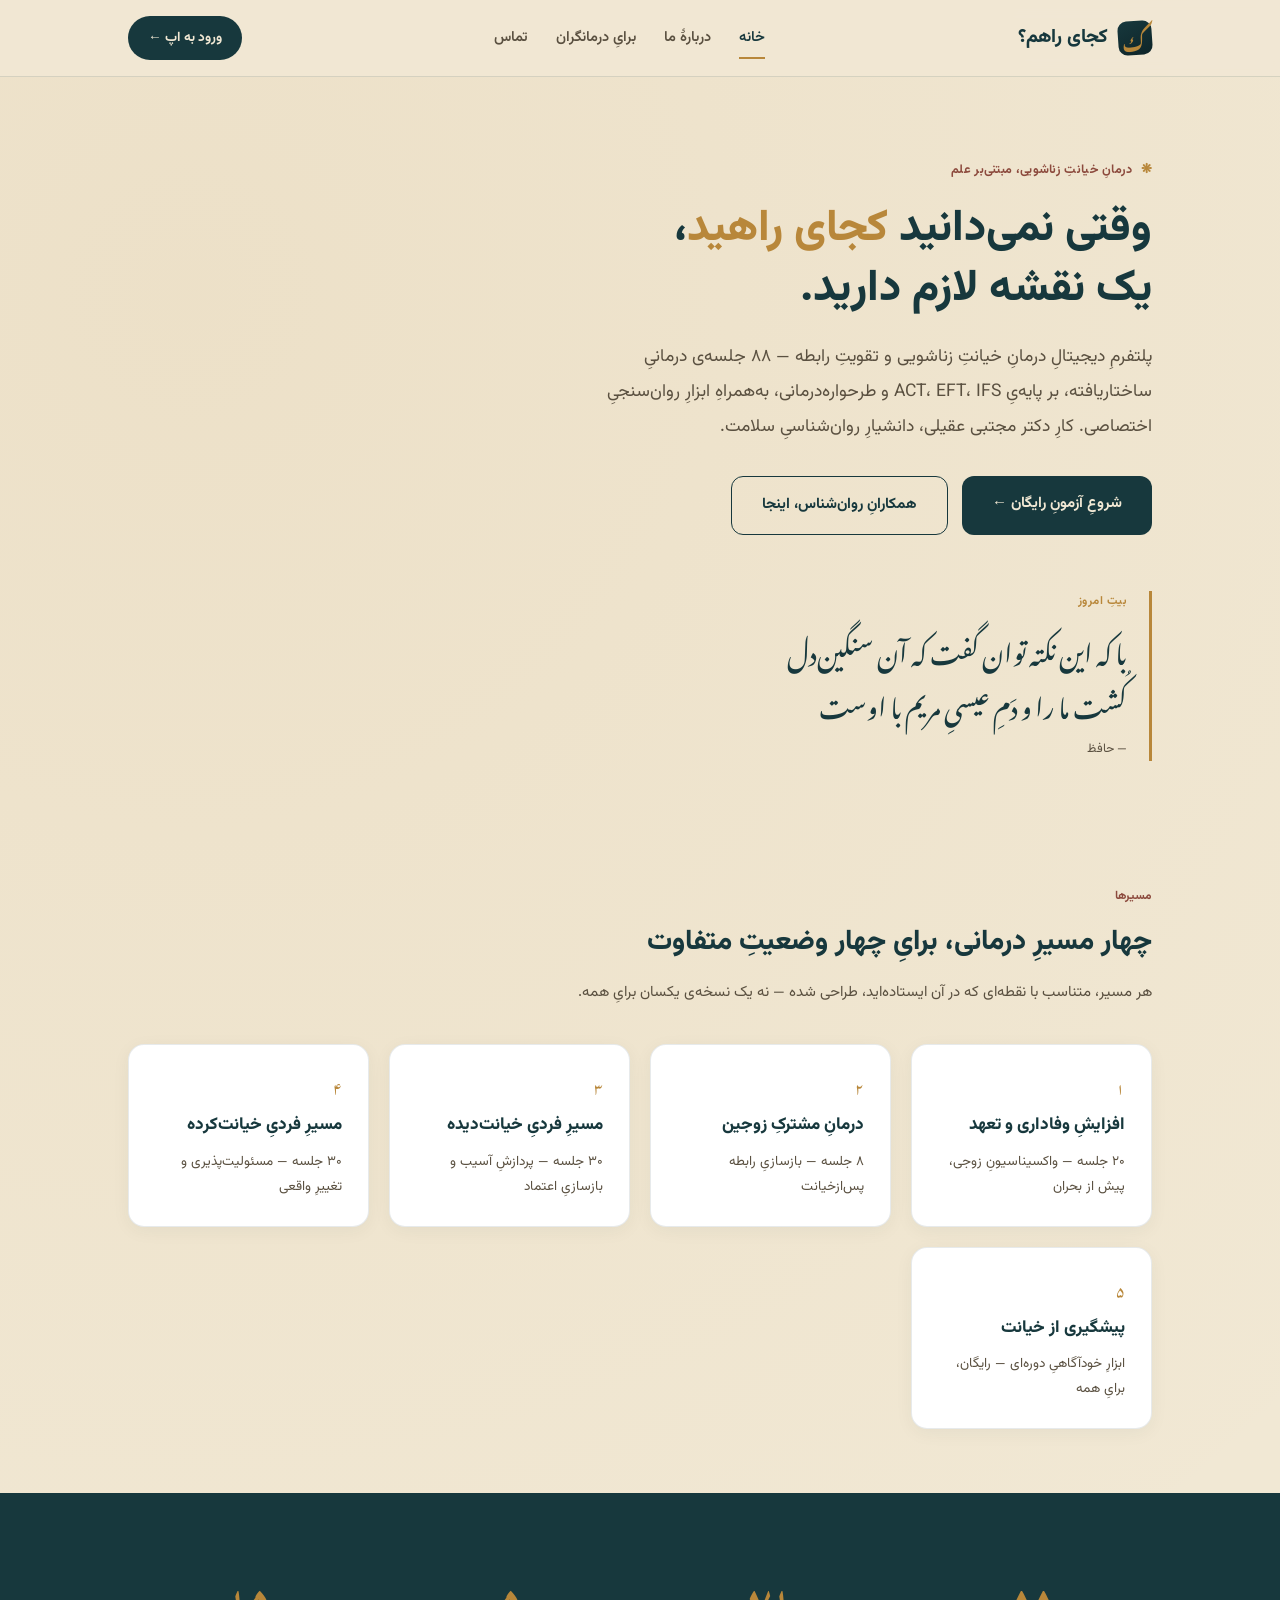
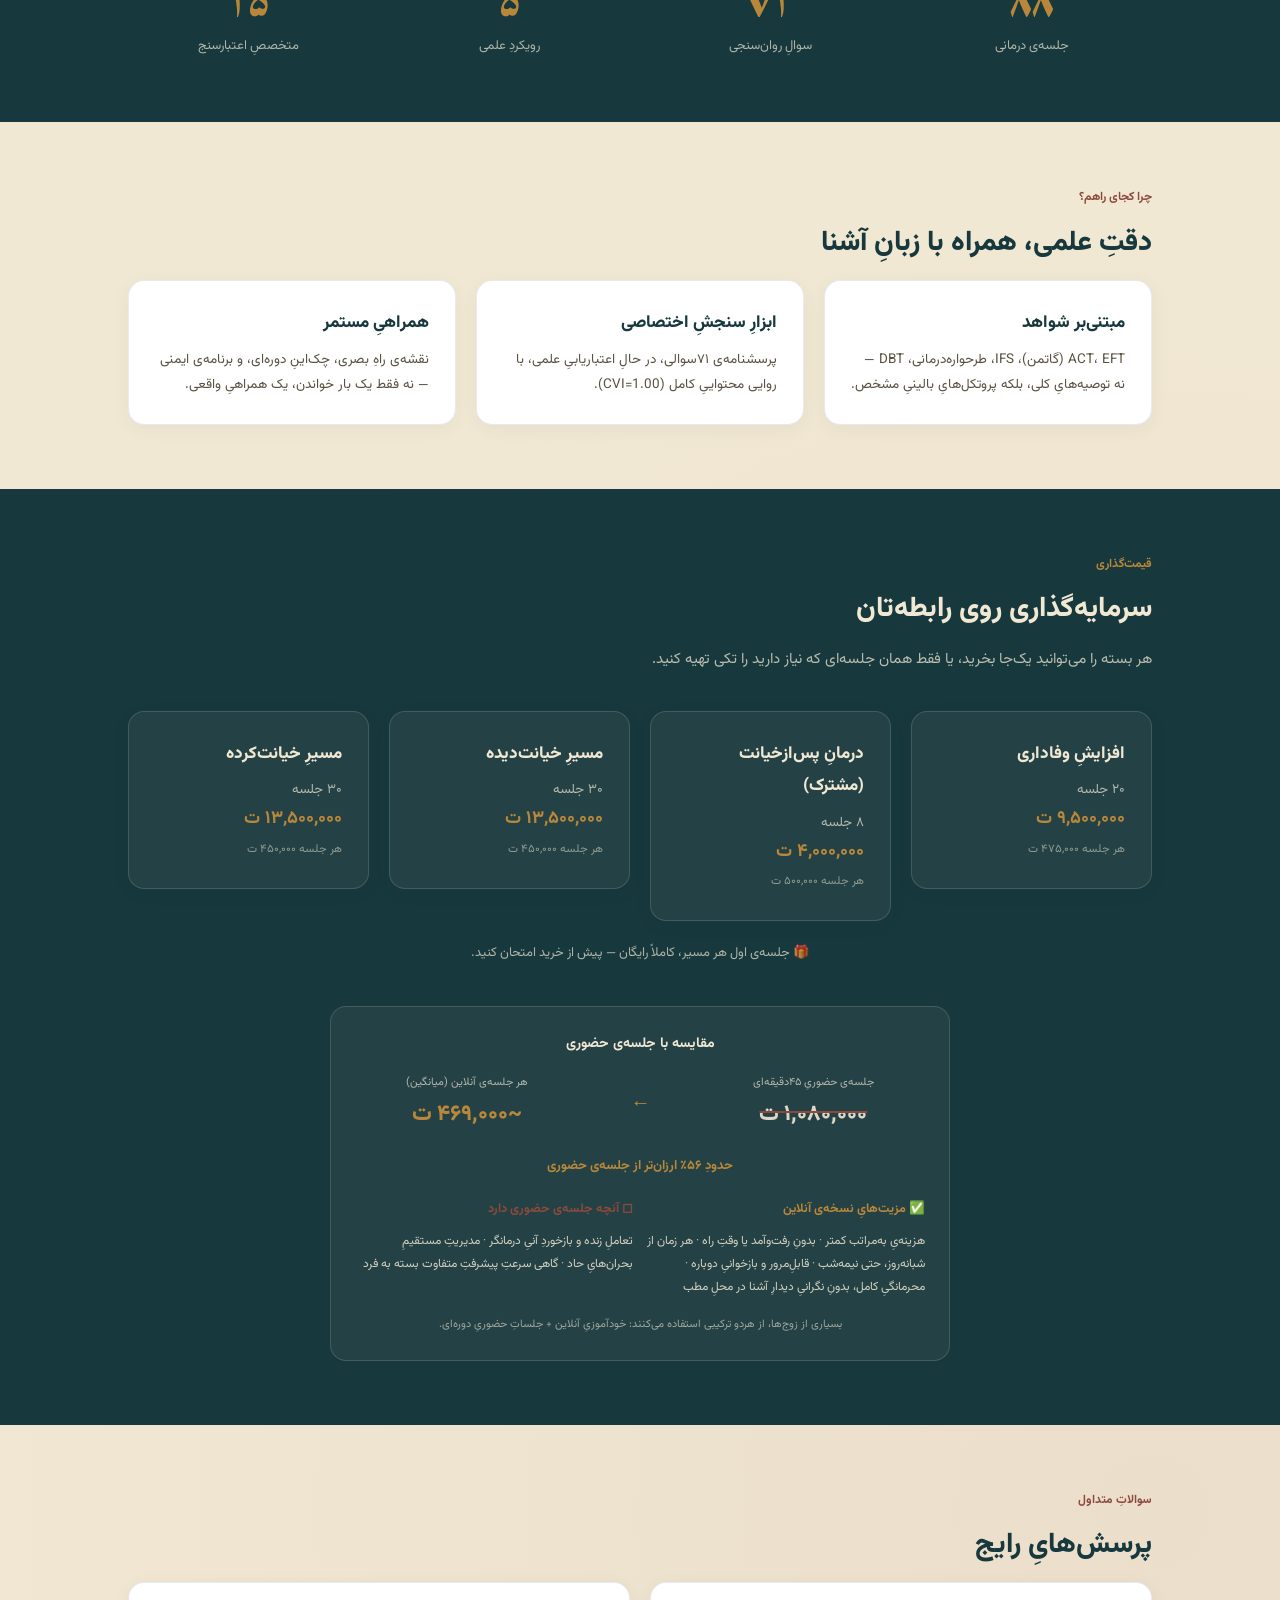
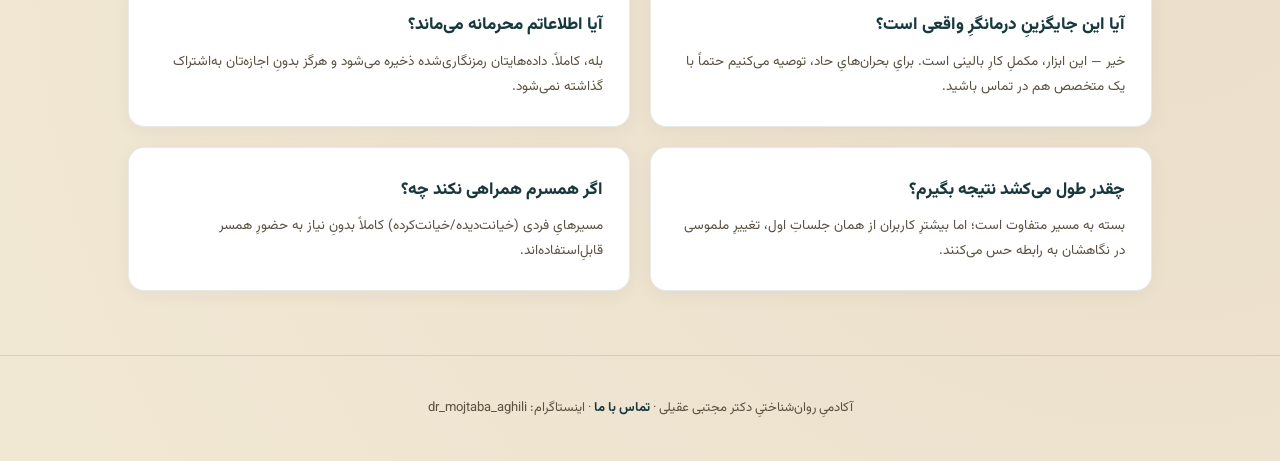
<file: index.html>
<!DOCTYPE html>
<html lang="fa" dir="rtl">
<head>
<meta charset="UTF-8">
<meta name="viewport" content="width=device-width, initial-scale=1.0">
<meta name="description" content="پلتفرم دیجیتال درمان خیانت زناشویی و تقویت رابطه — ۸۸ جلسه درمانی مبتنی‌بر ACT، EFT، IFS و طرحواره‌درمانی. کار دکتر مجتبی عقیلی، دانشیار روان‌شناسی سلامت.">
<meta property="og:title" content="کجای راهم؟ | آکادمیِ روان‌شناختیِ دکتر مجتبی عقیلی">
<meta property="og:description" content="پلتفرم دیجیتال درمان خیانت زناشویی و تقویت رابطه — ۸۸ جلسه درمانی مبتنی‌بر ACT، EFT، IFS و طرحواره‌درمانی. کار دکتر مجتبی عقیلی، دانشیار روان‌شناسی سلامت.">
<meta property="og:type" content="website">
<meta property="og:url" content="https://kojaraham-landing.vercel.app/">
<meta property="og:image" content="https://kojaraham-landing.vercel.app/og-image.png">
<meta property="og:locale" content="fa_IR">
<meta name="twitter:card" content="summary_large_image">
<meta name="twitter:title" content="کجای راهم؟ | آکادمیِ روان‌شناختیِ دکتر مجتبی عقیلی">
<meta name="twitter:description" content="پلتفرم دیجیتال درمان خیانت زناشویی و تقویت رابطه — ۸۸ جلسه درمانی مبتنی‌بر ACT، EFT، IFS و طرحواره‌درمانی. کار دکتر مجتبی عقیلی، دانشیار روان‌شناسی سلامت.">

<title>کجای راهم؟ | آکادمیِ روان‌شناختیِ دکتر مجتبی عقیلی</title>
<link rel="preconnect" href="https://fonts.googleapis.com">
<link href="https://fonts.googleapis.com/css2?family=Vazirmatn:wght@400;600;700;800&family=Noto+Nastaliq+Urdu:wght@400;700&display=swap" rel="stylesheet">
<style>
:root{
  --ink:#17383D; --ink-deep:#0E2529; --parchment:#F1E8D4; --parchment-2:#E8DCC0;
  --gold:#B8873A; --rose:#8C4A3D; --text:#241C14; --text-soft:#5A5040;
  --serif: 'Vazirmatn', sans-serif; --nastaliq:'Noto Nastaliq Urdu', serif;
}
*{box-sizing:border-box; margin:0; padding:0;}
html{scroll-behavior:smooth;}
body{
  background:var(--parchment); color:var(--text); font-family:var(--serif);
  direction:rtl; line-height:1.9; font-size:17px;
  background-image: radial-gradient(circle at 15% 8%, rgba(184,135,58,0.08), transparent 45%),
                     radial-gradient(circle at 90% 85%, rgba(140,74,61,0.06), transparent 40%);
}
a{color:inherit; text-decoration:none;}
img{max-width:100%;}

.wrap{max-width:1080px; margin:0 auto; padding:0 28px;}

/* ---------- nav ---------- */
header{position:sticky; top:0; z-index:50; background:rgba(241,232,212,0.92); backdrop-filter:blur(8px); border-bottom:1px solid rgba(23,56,61,0.12);}
nav.wrap{display:flex; align-items:center; justify-content:space-between; padding:16px 28px;}
.brand{display:flex; align-items:center; gap:10px; font-weight:800; font-size:19px; color:var(--ink);}
.brand .mark{width:34px;height:34px;border-radius:9px;background:linear-gradient(155deg,var(--ink),var(--ink-deep)); display:flex;align-items:center;justify-content:center; color:var(--gold); font-family:var(--nastaliq); font-size:20px; transform:rotate(-4deg);}
.navlinks{display:flex; gap:28px; font-size:14.5px; font-weight:600;}
.navlinks a{position:relative; padding:4px 0; color:var(--text-soft);}
.navlinks a:hover, .navlinks a.active{color:var(--ink);}
.navlinks a.active::after{content:"";position:absolute; right:0; bottom:-3px; width:100%; height:2px; background:var(--gold);}
.navcta{background:var(--ink); color:var(--parchment)!important; padding:9px 20px; border-radius:999px; font-weight:700; font-size:13.5px;}

/* ---------- hero ---------- */
.hero{padding:76px 0 60px; position:relative; overflow:hidden;}
.eyebrow{display:inline-flex; align-items:center; gap:8px; font-size:12.5px; font-weight:700; color:var(--rose); letter-spacing:.3px; margin-bottom:18px;}
.eyebrow::before{content:"❋"; color:var(--gold);}
h1{font-size:44px; font-weight:800; line-height:1.35; color:var(--ink); max-width:820px;}
h1 .accent{color:var(--gold); font-style:normal;}
.lede{font-size:17.5px; color:var(--text-soft); max-width:600px; margin-top:20px; line-height:2;}
.hero-cta{display:flex; gap:14px; margin-top:32px; flex-wrap:wrap;}
.btn{display:inline-block; padding:14px 30px; border-radius:12px; font-weight:700; font-size:15px; cursor:pointer; border:none;}
.btn-primary{background:var(--ink); color:var(--parchment);}
.btn-ghost{background:transparent; color:var(--ink); border:1.5px solid var(--ink);}

/* ---------- verse (signature element) ---------- */
.verse-box{margin-top:56px; border-right:3px solid var(--gold); padding-right:22px; max-width:520px;}
.verse-label{font-size:11.5px; color:var(--gold); font-weight:700; margin-bottom:8px; letter-spacing:.5px;}
.verse{font-family:var(--nastaliq); font-size:26px; color:var(--ink); line-height:2.1;}
.verse-source{font-size:12.5px; color:var(--text-soft); margin-top:8px;}

/* ---------- sections ---------- */
section{padding:64px 0;}
.section-title{font-size:28px; font-weight:800; color:var(--ink); margin-bottom:10px;}
.section-sub{font-size:15px; color:var(--text-soft); max-width:600px; margin-bottom:36px; line-height:1.9;}
.eyebrow-sm{font-size:12px; font-weight:700; color:var(--rose); margin-bottom:8px;}

.grid{display:grid; gap:20px;}
.grid-4{grid-template-columns:repeat(4,1fr);}
.grid-3{grid-template-columns:repeat(3,1fr);}
.grid-2{grid-template-columns:repeat(2,1fr);}
@media(max-width:820px){.grid-4,.grid-3,.grid-2{grid-template-columns:1fr 1fr;}}
@media(max-width:560px){.grid-4,.grid-3,.grid-2{grid-template-columns:1fr;} h1{font-size:32px;} .navlinks{display:none;}}

.card{background:#fff; border:1px solid rgba(23,56,61,0.1); border-radius:16px; padding:26px; box-shadow:0 4px 18px rgba(23,56,61,0.05);}
.card .num{font-family:var(--nastaliq); font-size:15px; color:var(--gold); margin-bottom:10px; display:block;}
.card h3{font-size:17px; font-weight:800; color:var(--ink); margin-bottom:8px;}
.card p{font-size:13.5px; color:var(--text-soft); line-height:1.85;}

.band{background:var(--ink); color:var(--parchment);}
.band .section-title, .band h2{color:var(--parchment);}
.band .section-sub{color:rgba(241,232,212,0.75);}
.band .card{background:rgba(241,232,212,0.06); border-color:rgba(241,232,212,0.15);}
.band .card h3{color:var(--parchment);}
.band .card p{color:rgba(241,232,212,0.7);}

.stat{text-align:center;}
.stat .n{font-size:38px; font-weight:800; color:var(--gold); font-family:var(--nastaliq);}
.stat .l{font-size:13px; color:var(--text-soft); margin-top:4px;}
.band .stat .l{color:rgba(241,232,212,0.7);}

footer{padding:40px 0; border-top:1px solid rgba(23,56,61,0.12); font-size:13px; color:var(--text-soft); text-align:center;}
footer a{color:var(--ink); font-weight:700;}

.pagehead{padding:56px 0 20px;}
.pagehead h1{font-size:34px;}

.quote-block{border-right:3px solid var(--gold); padding-right:20px; margin:24px 0; font-size:15px; color:var(--text-soft); font-style:italic;}


.card-link{display:block; text-decoration:none;}
.card-link .card{transition:transform .15s, box-shadow .15s;}
.card-link:hover .card{transform:translateY(-3px); box-shadow:0 10px 24px rgba(23,56,61,0.12);}
</style>
</head>
<body>

<header>
  <nav class="wrap">
    <div class="brand"><span class="mark">ک</span> کجای راهم؟</div>
    <div class="navlinks">
      <a href="index.html" class="active">خانه</a>
      <a href="about.html">دربارهٔ ما</a>
      <a href="therapists.html">برایِ درمانگران</a>
      <a href="contact.html">تماس</a>
    </div>
    <a class="navcta" href="https://naghshe-rabete-ashy.vercel.app">ورود به اپ ←</a>
  </nav>
</header>

<section class="hero">
  <div class="wrap">
    <div class="eyebrow">درمانِ خیانتِ زناشویی، مبتنی‌بر علم</div>
    <h1>وقتی نمی‌دانید <span class="accent">کجای راهید</span>،<br>یک نقشه لازم دارید.</h1>
    <p class="lede">پلتفرمِ دیجیتالِ درمانِ خیانتِ زناشویی و تقویتِ رابطه — ۸۸ جلسه‌ی درمانیِ ساختاریافته، بر پایه‌یِ ACT، EFT، IFS و طرحواره‌درمانی، به‌همراهِ ابزارِ روان‌سنجیِ اختصاصی. کارِ دکتر مجتبی عقیلی، دانشیارِ روان‌شناسیِ سلامت.</p>
    <div class="hero-cta">
      <a href="https://naghshe-rabete-ashy.vercel.app" class="btn btn-primary">شروعِ آزمونِ رایگان ←</a>
      <a href="therapists.html" class="btn btn-ghost">همکارانِ روان‌شناس، اینجا</a>
    </div>

    <div class="verse-box">
      <div class="verse-label">بیتِ امروز</div>
      <div class="verse">با که این نکته توان گفت که آن سنگین‌دل<br>کُشت ما را و دَمِ عیسیِ مریم با اوست</div>
      <div class="verse-source">— حافظ</div>
    </div>
  </div>
</section>

<section>
  <div class="wrap">
    <div class="eyebrow-sm">مسیرها</div>
    <h2 class="section-title">چهار مسیرِ درمانی، برایِ چهار وضعیتِ متفاوت</h2>
    <p class="section-sub">هر مسیر، متناسب با نقطه‌ای که در آن ایستاده‌اید، طراحی شده — نه یک نسخه‌ی یکسان برایِ همه.</p>
    <div class="grid grid-4">
      <a href="https://naghshe-rabete-ashy.vercel.app/?goto=prevention" class="card-link"><div class="card"><span class="num">۱</span><h3>افزایشِ وفاداری و تعهد</h3><p>۲۰ جلسه — واکسیناسیونِ زوجی، پیش از بحران</p></div></a>
      <a href="https://naghshe-rabete-ashy.vercel.app/?goto=relationship" class="card-link"><div class="card"><span class="num">۲</span><h3>درمانِ مشترکِ زوجین</h3><p>۸ جلسه — بازسازیِ رابطه پس‌ازخیانت</p></div></a>
      <a href="https://naghshe-rabete-ashy.vercel.app/?goto=relationship" class="card-link"><div class="card"><span class="num">۳</span><h3>مسیرِ فردیِ خیانت‌دیده</h3><p>۳۰ جلسه — پردازشِ آسیب و بازسازیِ اعتماد</p></div></a>
      <a href="https://naghshe-rabete-ashy.vercel.app/?goto=relationship" class="card-link"><div class="card"><span class="num">۴</span><h3>مسیرِ فردیِ خیانت‌کرده</h3><p>۳۰ جلسه — مسئولیت‌پذیری و تغییرِ واقعی</p></div></a>
      <a href="https://naghshe-rabete-ashy.vercel.app/?goto=slipPrevention" class="card-link"><div class="card"><span class="num">۵</span><h3>پیشگیری از خیانت</h3><p>ابزارِ خودآگاهیِ دوره‌ای — رایگان، برایِ همه</p></div></a>
    </div>
  </div>
</section>

<section class="band">
  <div class="wrap">
    <div class="grid grid-4">
      <div class="stat"><div class="n">۸۸</div><div class="l">جلسه‌ی درمانی</div></div>
      <div class="stat"><div class="n">۷۱</div><div class="l">سوالِ روان‌سنجی</div></div>
      <div class="stat"><div class="n">۵</div><div class="l">رویکردِ علمی</div></div>
      <div class="stat"><div class="n">۱۵</div><div class="l">متخصصِ اعتبارسنج</div></div>
    </div>
  </div>
</section>

<section>
  <div class="wrap">
    <div class="eyebrow-sm">چرا کجای راهم؟</div>
    <h2 class="section-title">دقتِ علمی، همراه با زبانِ آشنا</h2>
    <div class="grid grid-3">
      <div class="card"><h3>مبتنی‌بر شواهد</h3><p>ACT، EFT (گاتمن)، IFS، طرحواره‌درمانی، DBT — نه توصیه‌هایِ کلی، بلکه پروتکل‌هایِ بالینیِ مشخص.</p></div>
      <div class="card"><h3>ابزارِ سنجشِ اختصاصی</h3><p>پرسشنامه‌ی ۷۱سوالی، در حالِ اعتباریابیِ علمی، با روایی محتواییِ کامل (CVI=1.00).</p></div>
      <div class="card"><h3>همراهیِ مستمر</h3><p>نقشه‌ی راهِ بصری، چک‌اینِ دوره‌ای، و برنامه‌ی ایمنی — نه فقط یک بار خواندن، یک همراهیِ واقعی.</p></div>
    </div>
  </div>
</section>

<section class="band">
  <div class="wrap">
    <div class="eyebrow-sm" style="color:var(--gold)">قیمت‌گذاری</div>
    <h2 class="section-title">سرمایه‌گذاری روی رابطه‌تان</h2>
    <p class="section-sub">هر بسته را می‌توانید یک‌جا بخرید، یا فقط همان جلسه‌ای که نیاز دارید را تکی تهیه کنید.</p>
    <div class="grid grid-4">
      <a href="https://naghshe-rabete-ashy.vercel.app/?goto=prevention" class="card-link"><div class="card"><h3>افزایشِ وفاداری</h3><p>۲۰ جلسه<br><b style="color:var(--gold);font-size:18px">۹,۵۰۰,۰۰۰ ت</b><br><span style="font-size:11.5px;opacity:.75">هر جلسه ۴۷۵,۰۰۰ ت</span></p></div></a>
      <a href="https://naghshe-rabete-ashy.vercel.app/?goto=relationship" class="card-link"><div class="card"><h3>درمانِ پس‌ازخیانت (مشترک)</h3><p>۸ جلسه<br><b style="color:var(--gold);font-size:18px">۴,۰۰۰,۰۰۰ ت</b><br><span style="font-size:11.5px;opacity:.75">هر جلسه ۵۰۰,۰۰۰ ت</span></p></div></a>
      <a href="https://naghshe-rabete-ashy.vercel.app/?goto=relationship" class="card-link"><div class="card"><h3>مسیرِ خیانت‌دیده</h3><p>۳۰ جلسه<br><b style="color:var(--gold);font-size:18px">۱۳,۵۰۰,۰۰۰ ت</b><br><span style="font-size:11.5px;opacity:.75">هر جلسه ۴۵۰,۰۰۰ ت</span></p></div></a>
      <a href="https://naghshe-rabete-ashy.vercel.app/?goto=relationship" class="card-link"><div class="card"><h3>مسیرِ خیانت‌کرده</h3><p>۳۰ جلسه<br><b style="color:var(--gold);font-size:18px">۱۳,۵۰۰,۰۰۰ ت</b><br><span style="font-size:11.5px;opacity:.75">هر جلسه ۴۵۰,۰۰۰ ت</span></p></div></a>
    </div>
    <p style="text-align:center;margin-top:20px;font-size:13px;color:rgba(241,232,212,0.7)">🎁 جلسه‌ی اول هر مسیر، کاملاً رایگان — پیش از خرید امتحان کنید.</p>

    <div style="max-width:620px;margin:40px auto 0;background:rgba(241,232,212,0.06);border:1px solid rgba(241,232,212,0.15);border-radius:16px;padding:24px;">
      <p style="text-align:center;font-size:14px;font-weight:700;margin-bottom:16px;">مقایسه با جلسه‌ی حضوری</p>
      <div style="display:flex;justify-content:space-around;align-items:center;margin-bottom:18px;">
        <div style="text-align:center;">
          <div style="font-size:11px;opacity:.7;">جلسه‌ی حضوریِ ۴۵دقیقه‌ای</div>
          <div style="font-size:22px;font-weight:800;color:rgba(241,232,212,0.9);text-decoration:line-through;text-decoration-color:var(--rose);">۱,۰۸۰,۰۰۰ ت</div>
        </div>
        <div style="font-size:20px;color:var(--gold);">←</div>
        <div style="text-align:center;">
          <div style="font-size:11px;opacity:.7;">هر جلسه‌ی آنلاین (میانگین)</div>
          <div style="font-size:22px;font-weight:800;color:var(--gold);">~۴۶۹,۰۰۰ ت</div>
        </div>
      </div>
      <p style="text-align:center;font-size:13px;color:var(--gold);font-weight:700;margin-bottom:20px;">حدودِ ۵۶٪ ارزان‌تر از جلسه‌ی حضوری</p>

      <div class="grid grid-2" style="gap:14px;">
        <div>
          <p style="font-size:12.5px;font-weight:700;color:var(--gold);margin-bottom:8px;">✅ مزیت‌هایِ نسخه‌ی آنلاین</p>
          <p style="font-size:12px;line-height:1.9;opacity:.85;">هزینه‌یِ به‌مراتب کمتر · بدونِ رفت‌وآمد یا وقتِ راه · هر زمان از شبانه‌روز، حتی نیمه‌شب · قابلِ‌مرور و بازخوانیِ دوباره · محرمانگیِ کامل، بدونِ نگرانیِ دیدارِ آشنا در محلِ مطب</p>
        </div>
        <div>
          <p style="font-size:12.5px;font-weight:700;color:var(--rose);margin-bottom:8px;">◻ آنچه جلسه‌ی حضوری دارد</p>
          <p style="font-size:12px;line-height:1.9;opacity:.85;">تعاملِ زنده و بازخوردِ آنیِ درمانگر · مدیریتِ مستقیمِ بحران‌هایِ حاد · گاهی سرعتِ پیشرفتِ متفاوت بسته به فرد</p>
        </div>
      </div>
      <p style="text-align:center;font-size:11px;color:rgba(241,232,212,0.6);margin-top:16px;">بسیاری از زوج‌ها، از هردو ترکیبی استفاده می‌کنند: خودآموزیِ آنلاین + جلساتِ حضوریِ دوره‌ای.</p>
    </div>
  </div>
</section>

<section>
  <div class="wrap">
    <div class="eyebrow-sm">سوالاتِ متداول</div>
    <h2 class="section-title">پرسش‌هایِ رایج</h2>
    <div class="grid grid-2">
      <div class="card"><h3>آیا این جایگزینِ درمانگرِ واقعی است؟</h3><p>خیر — این ابزار، مکملِ کارِ بالینی است. برایِ بحران‌هایِ حاد، توصیه می‌کنیم حتماً با یک متخصص هم در تماس باشید.</p></div>
      <div class="card"><h3>آیا اطلاعاتم محرمانه می‌ماند؟</h3><p>بله، کاملاً. داده‌هایتان رمزنگاری‌شده ذخیره می‌شود و هرگز بدونِ اجازه‌تان به‌اشتراک گذاشته نمی‌شود.</p></div>
      <div class="card"><h3>چقدر طول می‌کشد نتیجه بگیرم؟</h3><p>بسته به مسیر متفاوت است؛ اما بیشترِ کاربران از همان جلساتِ اول، تغییرِ ملموسی در نگاهشان به رابطه حس می‌کنند.</p></div>
      <div class="card"><h3>اگر همسرم همراهی نکند چه؟</h3><p>مسیرهایِ فردی (خیانت‌دیده/خیانت‌کرده) کاملاً بدونِ نیاز به حضورِ همسر قابلِ‌استفاده‌اند.</p></div>
    </div>
  </div>
</section>

<footer>

  <div class="wrap">
    آکادمیِ روان‌شناختیِ دکتر مجتبی عقیلی · <a href="contact.html">تماس با ما</a> · اینستاگرام: dr_mojtaba_aghili
  </div>
</footer>

</body>
</html>
</file>
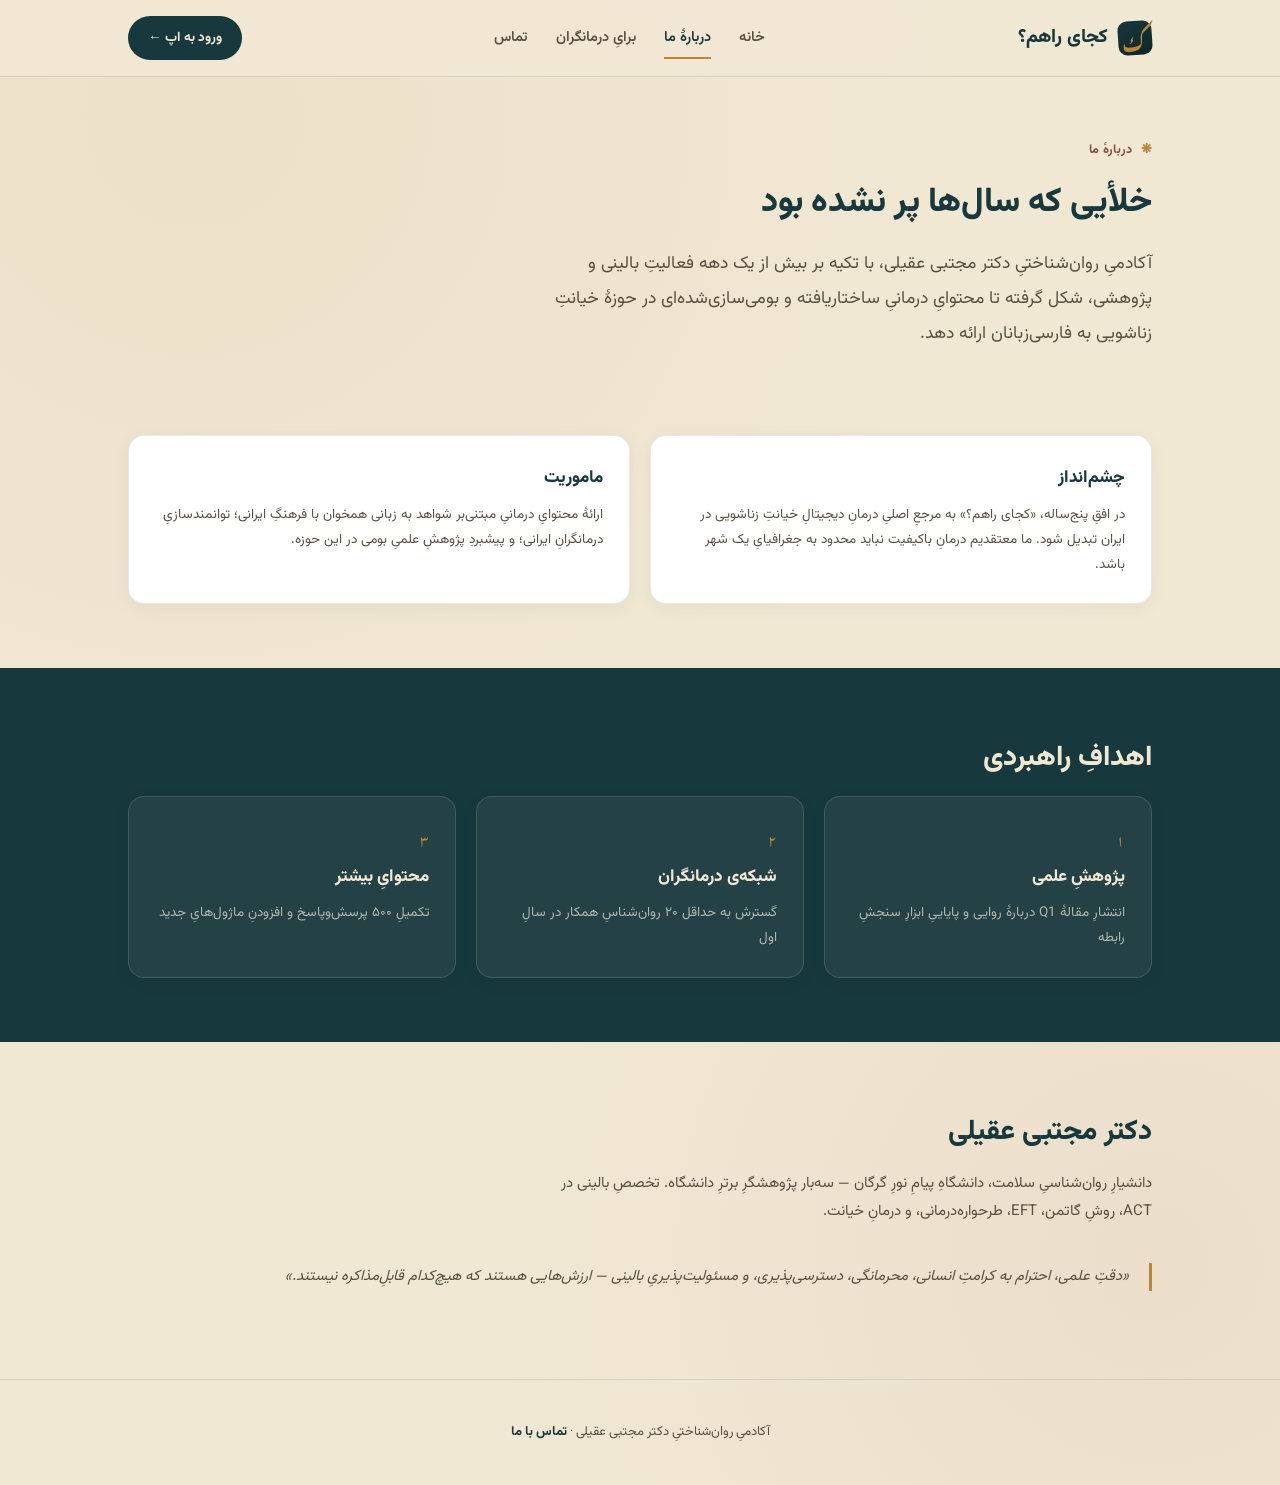
<file: about.html>
<!DOCTYPE html>
<html lang="fa" dir="rtl">
<head>
<meta charset="UTF-8"><meta name="viewport" content="width=device-width, initial-scale=1.0">
<title>دربارهٔ ما | کجای راهم؟</title>
<link rel="preconnect" href="https://fonts.googleapis.com">
<link href="https://fonts.googleapis.com/css2?family=Vazirmatn:wght@400;600;700;800&family=Noto+Nastaliq+Urdu:wght@400;700&display=swap" rel="stylesheet">
<style>
:root{
  --ink:#17383D; --ink-deep:#0E2529; --parchment:#F1E8D4; --parchment-2:#E8DCC0;
  --gold:#B8873A; --rose:#8C4A3D; --text:#241C14; --text-soft:#5A5040;
  --serif: 'Vazirmatn', sans-serif; --nastaliq:'Noto Nastaliq Urdu', serif;
}
*{box-sizing:border-box; margin:0; padding:0;}
html{scroll-behavior:smooth;}
body{
  background:var(--parchment); color:var(--text); font-family:var(--serif);
  direction:rtl; line-height:1.9; font-size:17px;
  background-image: radial-gradient(circle at 15% 8%, rgba(184,135,58,0.08), transparent 45%),
                     radial-gradient(circle at 90% 85%, rgba(140,74,61,0.06), transparent 40%);
}
a{color:inherit; text-decoration:none;}
img{max-width:100%;}

.wrap{max-width:1080px; margin:0 auto; padding:0 28px;}

/* ---------- nav ---------- */
header{position:sticky; top:0; z-index:50; background:rgba(241,232,212,0.92); backdrop-filter:blur(8px); border-bottom:1px solid rgba(23,56,61,0.12);}
nav.wrap{display:flex; align-items:center; justify-content:space-between; padding:16px 28px;}
.brand{display:flex; align-items:center; gap:10px; font-weight:800; font-size:19px; color:var(--ink);}
.brand .mark{width:34px;height:34px;border-radius:9px;background:linear-gradient(155deg,var(--ink),var(--ink-deep)); display:flex;align-items:center;justify-content:center; color:var(--gold); font-family:var(--nastaliq); font-size:20px; transform:rotate(-4deg);}
.navlinks{display:flex; gap:28px; font-size:14.5px; font-weight:600;}
.navlinks a{position:relative; padding:4px 0; color:var(--text-soft);}
.navlinks a:hover, .navlinks a.active{color:var(--ink);}
.navlinks a.active::after{content:"";position:absolute; right:0; bottom:-3px; width:100%; height:2px; background:var(--gold);}
.navcta{background:var(--ink); color:var(--parchment)!important; padding:9px 20px; border-radius:999px; font-weight:700; font-size:13.5px;}

/* ---------- hero ---------- */
.hero{padding:76px 0 60px; position:relative; overflow:hidden;}
.eyebrow{display:inline-flex; align-items:center; gap:8px; font-size:12.5px; font-weight:700; color:var(--rose); letter-spacing:.3px; margin-bottom:18px;}
.eyebrow::before{content:"❋"; color:var(--gold);}
h1{font-size:44px; font-weight:800; line-height:1.35; color:var(--ink); max-width:820px;}
h1 .accent{color:var(--gold); font-style:normal;}
.lede{font-size:17.5px; color:var(--text-soft); max-width:600px; margin-top:20px; line-height:2;}
.hero-cta{display:flex; gap:14px; margin-top:32px; flex-wrap:wrap;}
.btn{display:inline-block; padding:14px 30px; border-radius:12px; font-weight:700; font-size:15px; cursor:pointer; border:none;}
.btn-primary{background:var(--ink); color:var(--parchment);}
.btn-ghost{background:transparent; color:var(--ink); border:1.5px solid var(--ink);}

/* ---------- verse (signature element) ---------- */
.verse-box{margin-top:56px; border-right:3px solid var(--gold); padding-right:22px; max-width:520px;}
.verse-label{font-size:11.5px; color:var(--gold); font-weight:700; margin-bottom:8px; letter-spacing:.5px;}
.verse{font-family:var(--nastaliq); font-size:26px; color:var(--ink); line-height:2.1;}
.verse-source{font-size:12.5px; color:var(--text-soft); margin-top:8px;}

/* ---------- sections ---------- */
section{padding:64px 0;}
.section-title{font-size:28px; font-weight:800; color:var(--ink); margin-bottom:10px;}
.section-sub{font-size:15px; color:var(--text-soft); max-width:600px; margin-bottom:36px; line-height:1.9;}
.eyebrow-sm{font-size:12px; font-weight:700; color:var(--rose); margin-bottom:8px;}

.grid{display:grid; gap:20px;}
.grid-4{grid-template-columns:repeat(4,1fr);}
.grid-3{grid-template-columns:repeat(3,1fr);}
.grid-2{grid-template-columns:repeat(2,1fr);}
@media(max-width:820px){.grid-4,.grid-3,.grid-2{grid-template-columns:1fr 1fr;}}
@media(max-width:560px){.grid-4,.grid-3,.grid-2{grid-template-columns:1fr;} h1{font-size:32px;} .navlinks{display:none;}}

.card{background:#fff; border:1px solid rgba(23,56,61,0.1); border-radius:16px; padding:26px; box-shadow:0 4px 18px rgba(23,56,61,0.05);}
.card .num{font-family:var(--nastaliq); font-size:15px; color:var(--gold); margin-bottom:10px; display:block;}
.card h3{font-size:17px; font-weight:800; color:var(--ink); margin-bottom:8px;}
.card p{font-size:13.5px; color:var(--text-soft); line-height:1.85;}

.band{background:var(--ink); color:var(--parchment);}
.band .section-title, .band h2{color:var(--parchment);}
.band .section-sub{color:rgba(241,232,212,0.75);}
.band .card{background:rgba(241,232,212,0.06); border-color:rgba(241,232,212,0.15);}
.band .card h3{color:var(--parchment);}
.band .card p{color:rgba(241,232,212,0.7);}

.stat{text-align:center;}
.stat .n{font-size:38px; font-weight:800; color:var(--gold); font-family:var(--nastaliq);}
.stat .l{font-size:13px; color:var(--text-soft); margin-top:4px;}
.band .stat .l{color:rgba(241,232,212,0.7);}

footer{padding:40px 0; border-top:1px solid rgba(23,56,61,0.12); font-size:13px; color:var(--text-soft); text-align:center;}
footer a{color:var(--ink); font-weight:700;}

.pagehead{padding:56px 0 20px;}
.pagehead h1{font-size:34px;}

.quote-block{border-right:3px solid var(--gold); padding-right:20px; margin:24px 0; font-size:15px; color:var(--text-soft); font-style:italic;}

</style>
</head>
<body>
<header><nav class="wrap">
  <div class="brand"><span class="mark">ک</span> کجای راهم؟</div>
  <div class="navlinks"><a href="index.html">خانه</a><a href="about.html" class="active">دربارهٔ ما</a><a href="therapists.html">برایِ درمانگران</a><a href="contact.html">تماس</a></div>
  <a class="navcta" href="https://naghshe-rabete-ashy.vercel.app">ورود به اپ ←</a>
</nav></header>

<section class="pagehead"><div class="wrap">
  <div class="eyebrow">دربارهٔ ما</div>
  <h1>خلأیی که سال‌ها پر نشده بود</h1>
  <p class="lede">آکادمیِ روان‌شناختیِ دکتر مجتبی عقیلی، با تکیه بر بیش از یک دهه فعالیتِ بالینی و پژوهشی، شکل گرفته تا محتوایِ درمانیِ ساختاریافته و بومی‌سازی‌شده‌ای در حوزهٔ خیانتِ زناشویی به فارسی‌زبانان ارائه دهد.</p>
</div></section>

<section><div class="wrap">
  <div class="grid grid-2">
    <div class="card">
      <h3>چشم‌انداز</h3>
      <p>در افقِ پنج‌ساله، «کجای راهم؟» به مرجعِ اصلیِ درمانِ دیجیتالِ خیانتِ زناشویی در ایران تبدیل شود. ما معتقدیم درمانِ باکیفیت نباید محدود به جغرافیایِ یک شهر باشد.</p>
    </div>
    <div class="card">
      <h3>ماموریت</h3>
      <p>ارائهٔ محتوایِ درمانیِ مبتنی‌بر شواهد به زبانی همخوان با فرهنگِ ایرانی؛ توانمندسازیِ درمانگرانِ ایرانی؛ و پیشبردِ پژوهشِ علمیِ بومی در این حوزه.</p>
    </div>
  </div>
</div></section>

<section class="band"><div class="wrap">
  <h2 class="section-title">اهدافِ راهبردی</h2>
  <div class="grid grid-3">
    <div class="card"><span class="num">۱</span><h3>پژوهشِ علمی</h3><p>انتشارِ مقالهٔ Q1 دربارهٔ روایی و پایاییِ ابزارِ سنجشِ رابطه</p></div>
    <div class="card"><span class="num">۲</span><h3>شبکه‌ی درمانگران</h3><p>گسترش به حداقل ۲۰ روان‌شناسِ همکار در سالِ اول</p></div>
    <div class="card"><span class="num">۳</span><h3>محتوایِ بیشتر</h3><p>تکمیلِ ۵۰۰ پرسش‌وپاسخ و افزودنِ ماژول‌هایِ جدید</p></div>
  </div>
</div></section>

<section><div class="wrap">
  <h2 class="section-title">دکتر مجتبی عقیلی</h2>
  <p class="section-sub">دانشیارِ روان‌شناسیِ سلامت، دانشگاهِ پیامِ نورِ گرگان — سه‌بار پژوهشگرِ برترِ دانشگاه. تخصصِ بالینی در ACT، روشِ گاتمن، EFT، طرحواره‌درمانی، و درمانِ خیانت.</p>
  <div class="quote-block">«دقتِ علمی، احترام به کرامتِ انسانی، محرمانگی، دسترسی‌پذیری، و مسئولیت‌پذیریِ بالینی — ارزش‌هایی هستند که هیچ‌کدام قابلِ‌مذاکره نیستند.»</div>
</div></section>

<footer><div class="wrap">آکادمیِ روان‌شناختیِ دکتر مجتبی عقیلی · <a href="contact.html">تماس با ما</a></div></footer>
</body></html>
</file>
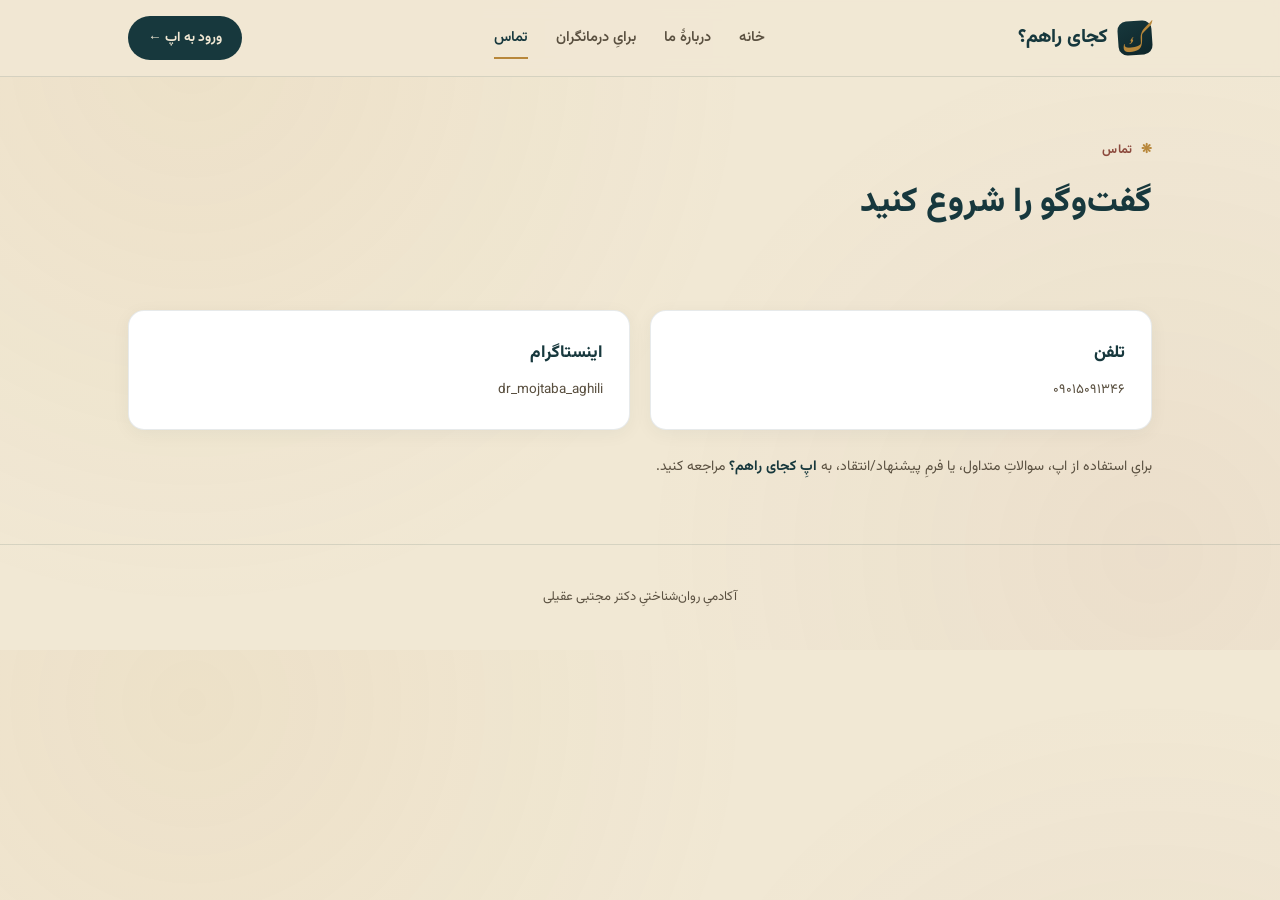
<file: contact.html>
<!DOCTYPE html>
<html lang="fa" dir="rtl">
<head>
<meta charset="UTF-8"><meta name="viewport" content="width=device-width, initial-scale=1.0">
<title>تماس با ما | کجای راهم؟</title>
<link rel="preconnect" href="https://fonts.googleapis.com">
<link href="https://fonts.googleapis.com/css2?family=Vazirmatn:wght@400;600;700;800&family=Noto+Nastaliq+Urdu:wght@400;700&display=swap" rel="stylesheet">
<style>
:root{
  --ink:#17383D; --ink-deep:#0E2529; --parchment:#F1E8D4; --parchment-2:#E8DCC0;
  --gold:#B8873A; --rose:#8C4A3D; --text:#241C14; --text-soft:#5A5040;
  --serif: 'Vazirmatn', sans-serif; --nastaliq:'Noto Nastaliq Urdu', serif;
}
*{box-sizing:border-box; margin:0; padding:0;}
html{scroll-behavior:smooth;}
body{
  background:var(--parchment); color:var(--text); font-family:var(--serif);
  direction:rtl; line-height:1.9; font-size:17px;
  background-image: radial-gradient(circle at 15% 8%, rgba(184,135,58,0.08), transparent 45%),
                     radial-gradient(circle at 90% 85%, rgba(140,74,61,0.06), transparent 40%);
}
a{color:inherit; text-decoration:none;}
img{max-width:100%;}

.wrap{max-width:1080px; margin:0 auto; padding:0 28px;}

/* ---------- nav ---------- */
header{position:sticky; top:0; z-index:50; background:rgba(241,232,212,0.92); backdrop-filter:blur(8px); border-bottom:1px solid rgba(23,56,61,0.12);}
nav.wrap{display:flex; align-items:center; justify-content:space-between; padding:16px 28px;}
.brand{display:flex; align-items:center; gap:10px; font-weight:800; font-size:19px; color:var(--ink);}
.brand .mark{width:34px;height:34px;border-radius:9px;background:linear-gradient(155deg,var(--ink),var(--ink-deep)); display:flex;align-items:center;justify-content:center; color:var(--gold); font-family:var(--nastaliq); font-size:20px; transform:rotate(-4deg);}
.navlinks{display:flex; gap:28px; font-size:14.5px; font-weight:600;}
.navlinks a{position:relative; padding:4px 0; color:var(--text-soft);}
.navlinks a:hover, .navlinks a.active{color:var(--ink);}
.navlinks a.active::after{content:"";position:absolute; right:0; bottom:-3px; width:100%; height:2px; background:var(--gold);}
.navcta{background:var(--ink); color:var(--parchment)!important; padding:9px 20px; border-radius:999px; font-weight:700; font-size:13.5px;}

/* ---------- hero ---------- */
.hero{padding:76px 0 60px; position:relative; overflow:hidden;}
.eyebrow{display:inline-flex; align-items:center; gap:8px; font-size:12.5px; font-weight:700; color:var(--rose); letter-spacing:.3px; margin-bottom:18px;}
.eyebrow::before{content:"❋"; color:var(--gold);}
h1{font-size:44px; font-weight:800; line-height:1.35; color:var(--ink); max-width:820px;}
h1 .accent{color:var(--gold); font-style:normal;}
.lede{font-size:17.5px; color:var(--text-soft); max-width:600px; margin-top:20px; line-height:2;}
.hero-cta{display:flex; gap:14px; margin-top:32px; flex-wrap:wrap;}
.btn{display:inline-block; padding:14px 30px; border-radius:12px; font-weight:700; font-size:15px; cursor:pointer; border:none;}
.btn-primary{background:var(--ink); color:var(--parchment);}
.btn-ghost{background:transparent; color:var(--ink); border:1.5px solid var(--ink);}

/* ---------- verse (signature element) ---------- */
.verse-box{margin-top:56px; border-right:3px solid var(--gold); padding-right:22px; max-width:520px;}
.verse-label{font-size:11.5px; color:var(--gold); font-weight:700; margin-bottom:8px; letter-spacing:.5px;}
.verse{font-family:var(--nastaliq); font-size:26px; color:var(--ink); line-height:2.1;}
.verse-source{font-size:12.5px; color:var(--text-soft); margin-top:8px;}

/* ---------- sections ---------- */
section{padding:64px 0;}
.section-title{font-size:28px; font-weight:800; color:var(--ink); margin-bottom:10px;}
.section-sub{font-size:15px; color:var(--text-soft); max-width:600px; margin-bottom:36px; line-height:1.9;}
.eyebrow-sm{font-size:12px; font-weight:700; color:var(--rose); margin-bottom:8px;}

.grid{display:grid; gap:20px;}
.grid-4{grid-template-columns:repeat(4,1fr);}
.grid-3{grid-template-columns:repeat(3,1fr);}
.grid-2{grid-template-columns:repeat(2,1fr);}
@media(max-width:820px){.grid-4,.grid-3,.grid-2{grid-template-columns:1fr 1fr;}}
@media(max-width:560px){.grid-4,.grid-3,.grid-2{grid-template-columns:1fr;} h1{font-size:32px;} .navlinks{display:none;}}

.card{background:#fff; border:1px solid rgba(23,56,61,0.1); border-radius:16px; padding:26px; box-shadow:0 4px 18px rgba(23,56,61,0.05);}
.card .num{font-family:var(--nastaliq); font-size:15px; color:var(--gold); margin-bottom:10px; display:block;}
.card h3{font-size:17px; font-weight:800; color:var(--ink); margin-bottom:8px;}
.card p{font-size:13.5px; color:var(--text-soft); line-height:1.85;}

.band{background:var(--ink); color:var(--parchment);}
.band .section-title, .band h2{color:var(--parchment);}
.band .section-sub{color:rgba(241,232,212,0.75);}
.band .card{background:rgba(241,232,212,0.06); border-color:rgba(241,232,212,0.15);}
.band .card h3{color:var(--parchment);}
.band .card p{color:rgba(241,232,212,0.7);}

.stat{text-align:center;}
.stat .n{font-size:38px; font-weight:800; color:var(--gold); font-family:var(--nastaliq);}
.stat .l{font-size:13px; color:var(--text-soft); margin-top:4px;}
.band .stat .l{color:rgba(241,232,212,0.7);}

footer{padding:40px 0; border-top:1px solid rgba(23,56,61,0.12); font-size:13px; color:var(--text-soft); text-align:center;}
footer a{color:var(--ink); font-weight:700;}

.pagehead{padding:56px 0 20px;}
.pagehead h1{font-size:34px;}

.quote-block{border-right:3px solid var(--gold); padding-right:20px; margin:24px 0; font-size:15px; color:var(--text-soft); font-style:italic;}

</style>
</head>
<body>
<header><nav class="wrap">
  <div class="brand"><span class="mark">ک</span> کجای راهم؟</div>
  <div class="navlinks"><a href="index.html">خانه</a><a href="about.html">دربارهٔ ما</a><a href="therapists.html">برایِ درمانگران</a><a href="contact.html" class="active">تماس</a></div>
  <a class="navcta" href="https://naghshe-rabete-ashy.vercel.app">ورود به اپ ←</a>
</nav></header>

<section class="pagehead"><div class="wrap">
  <div class="eyebrow">تماس</div>
  <h1>گفت‌وگو را شروع کنید</h1>
</div></section>

<section><div class="wrap">
  <div class="grid grid-2">
    <div class="card"><h3>تلفن</h3><p><a href="tel:+989015091346">۰۹۰۱۵۰۹۱۳۴۶</a></p></div>
    <div class="card"><h3>اینستاگرام</h3><p><a href="https://instagram.com/dr_mojtaba_aghili" target="_blank">dr_mojtaba_aghili</a></p></div>
  </div>
  <p style="margin-top:24px;font-size:14px;color:var(--text-soft)">برایِ استفاده از اپ، سوالاتِ متداول، یا فرمِ پیشنهاد/انتقاد، به <a href="https://naghshe-rabete-ashy.vercel.app" style="color:var(--ink);font-weight:700">اپِ کجای راهم؟</a> مراجعه کنید.</p>
</div></section>

<footer><div class="wrap">آکادمیِ روان‌شناختیِ دکتر مجتبی عقیلی</div></footer>
</body></html>
</file>
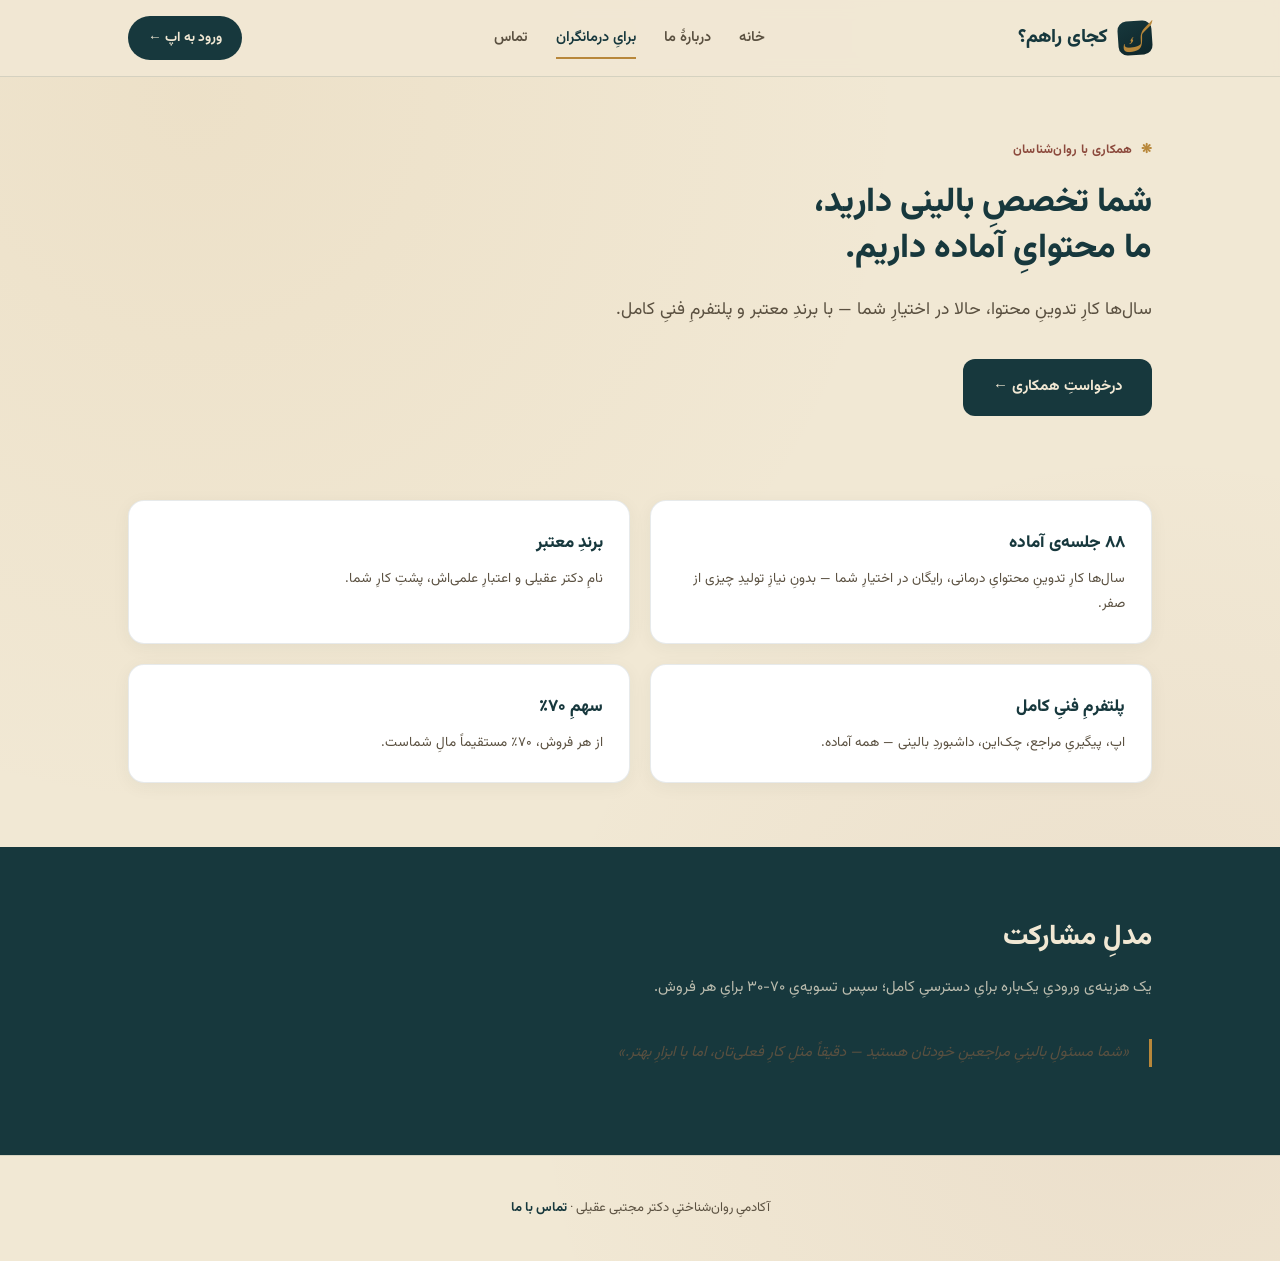
<file: therapists.html>
<!DOCTYPE html>
<html lang="fa" dir="rtl">
<head>
<meta charset="UTF-8"><meta name="viewport" content="width=device-width, initial-scale=1.0">
<title>برایِ درمانگران | کجای راهم؟</title>
<link rel="preconnect" href="https://fonts.googleapis.com">
<link href="https://fonts.googleapis.com/css2?family=Vazirmatn:wght@400;600;700;800&family=Noto+Nastaliq+Urdu:wght@400;700&display=swap" rel="stylesheet">
<style>
:root{
  --ink:#17383D; --ink-deep:#0E2529; --parchment:#F1E8D4; --parchment-2:#E8DCC0;
  --gold:#B8873A; --rose:#8C4A3D; --text:#241C14; --text-soft:#5A5040;
  --serif: 'Vazirmatn', sans-serif; --nastaliq:'Noto Nastaliq Urdu', serif;
}
*{box-sizing:border-box; margin:0; padding:0;}
html{scroll-behavior:smooth;}
body{
  background:var(--parchment); color:var(--text); font-family:var(--serif);
  direction:rtl; line-height:1.9; font-size:17px;
  background-image: radial-gradient(circle at 15% 8%, rgba(184,135,58,0.08), transparent 45%),
                     radial-gradient(circle at 90% 85%, rgba(140,74,61,0.06), transparent 40%);
}
a{color:inherit; text-decoration:none;}
img{max-width:100%;}

.wrap{max-width:1080px; margin:0 auto; padding:0 28px;}

/* ---------- nav ---------- */
header{position:sticky; top:0; z-index:50; background:rgba(241,232,212,0.92); backdrop-filter:blur(8px); border-bottom:1px solid rgba(23,56,61,0.12);}
nav.wrap{display:flex; align-items:center; justify-content:space-between; padding:16px 28px;}
.brand{display:flex; align-items:center; gap:10px; font-weight:800; font-size:19px; color:var(--ink);}
.brand .mark{width:34px;height:34px;border-radius:9px;background:linear-gradient(155deg,var(--ink),var(--ink-deep)); display:flex;align-items:center;justify-content:center; color:var(--gold); font-family:var(--nastaliq); font-size:20px; transform:rotate(-4deg);}
.navlinks{display:flex; gap:28px; font-size:14.5px; font-weight:600;}
.navlinks a{position:relative; padding:4px 0; color:var(--text-soft);}
.navlinks a:hover, .navlinks a.active{color:var(--ink);}
.navlinks a.active::after{content:"";position:absolute; right:0; bottom:-3px; width:100%; height:2px; background:var(--gold);}
.navcta{background:var(--ink); color:var(--parchment)!important; padding:9px 20px; border-radius:999px; font-weight:700; font-size:13.5px;}

/* ---------- hero ---------- */
.hero{padding:76px 0 60px; position:relative; overflow:hidden;}
.eyebrow{display:inline-flex; align-items:center; gap:8px; font-size:12.5px; font-weight:700; color:var(--rose); letter-spacing:.3px; margin-bottom:18px;}
.eyebrow::before{content:"❋"; color:var(--gold);}
h1{font-size:44px; font-weight:800; line-height:1.35; color:var(--ink); max-width:820px;}
h1 .accent{color:var(--gold); font-style:normal;}
.lede{font-size:17.5px; color:var(--text-soft); max-width:600px; margin-top:20px; line-height:2;}
.hero-cta{display:flex; gap:14px; margin-top:32px; flex-wrap:wrap;}
.btn{display:inline-block; padding:14px 30px; border-radius:12px; font-weight:700; font-size:15px; cursor:pointer; border:none;}
.btn-primary{background:var(--ink); color:var(--parchment);}
.btn-ghost{background:transparent; color:var(--ink); border:1.5px solid var(--ink);}

/* ---------- verse (signature element) ---------- */
.verse-box{margin-top:56px; border-right:3px solid var(--gold); padding-right:22px; max-width:520px;}
.verse-label{font-size:11.5px; color:var(--gold); font-weight:700; margin-bottom:8px; letter-spacing:.5px;}
.verse{font-family:var(--nastaliq); font-size:26px; color:var(--ink); line-height:2.1;}
.verse-source{font-size:12.5px; color:var(--text-soft); margin-top:8px;}

/* ---------- sections ---------- */
section{padding:64px 0;}
.section-title{font-size:28px; font-weight:800; color:var(--ink); margin-bottom:10px;}
.section-sub{font-size:15px; color:var(--text-soft); max-width:600px; margin-bottom:36px; line-height:1.9;}
.eyebrow-sm{font-size:12px; font-weight:700; color:var(--rose); margin-bottom:8px;}

.grid{display:grid; gap:20px;}
.grid-4{grid-template-columns:repeat(4,1fr);}
.grid-3{grid-template-columns:repeat(3,1fr);}
.grid-2{grid-template-columns:repeat(2,1fr);}
@media(max-width:820px){.grid-4,.grid-3,.grid-2{grid-template-columns:1fr 1fr;}}
@media(max-width:560px){.grid-4,.grid-3,.grid-2{grid-template-columns:1fr;} h1{font-size:32px;} .navlinks{display:none;}}

.card{background:#fff; border:1px solid rgba(23,56,61,0.1); border-radius:16px; padding:26px; box-shadow:0 4px 18px rgba(23,56,61,0.05);}
.card .num{font-family:var(--nastaliq); font-size:15px; color:var(--gold); margin-bottom:10px; display:block;}
.card h3{font-size:17px; font-weight:800; color:var(--ink); margin-bottom:8px;}
.card p{font-size:13.5px; color:var(--text-soft); line-height:1.85;}

.band{background:var(--ink); color:var(--parchment);}
.band .section-title, .band h2{color:var(--parchment);}
.band .section-sub{color:rgba(241,232,212,0.75);}
.band .card{background:rgba(241,232,212,0.06); border-color:rgba(241,232,212,0.15);}
.band .card h3{color:var(--parchment);}
.band .card p{color:rgba(241,232,212,0.7);}

.stat{text-align:center;}
.stat .n{font-size:38px; font-weight:800; color:var(--gold); font-family:var(--nastaliq);}
.stat .l{font-size:13px; color:var(--text-soft); margin-top:4px;}
.band .stat .l{color:rgba(241,232,212,0.7);}

footer{padding:40px 0; border-top:1px solid rgba(23,56,61,0.12); font-size:13px; color:var(--text-soft); text-align:center;}
footer a{color:var(--ink); font-weight:700;}

.pagehead{padding:56px 0 20px;}
.pagehead h1{font-size:34px;}

.quote-block{border-right:3px solid var(--gold); padding-right:20px; margin:24px 0; font-size:15px; color:var(--text-soft); font-style:italic;}

</style>
</head>
<body>
<header><nav class="wrap">
  <div class="brand"><span class="mark">ک</span> کجای راهم؟</div>
  <div class="navlinks"><a href="index.html">خانه</a><a href="about.html">دربارهٔ ما</a><a href="therapists.html" class="active">برایِ درمانگران</a><a href="contact.html">تماس</a></div>
  <a class="navcta" href="https://naghshe-rabete-ashy.vercel.app">ورود به اپ ←</a>
</nav></header>

<section class="pagehead"><div class="wrap">
  <div class="eyebrow">همکاری با روان‌شناسان</div>
  <h1>شما تخصصِ بالینی دارید،<br>ما محتوایِ آماده داریم.</h1>
  <p class="lede">سال‌ها کارِ تدوینِ محتوا، حالا در اختیارِ شما — با برندِ معتبر و پلتفرمِ فنیِ کامل.</p>
  <div class="hero-cta"><a href="contact.html" class="btn btn-primary">درخواستِ همکاری ←</a></div>
</div></section>

<section><div class="wrap">
  <div class="grid grid-2">
    <div class="card"><h3>۸۸ جلسه‌ی آماده</h3><p>سال‌ها کارِ تدوینِ محتوایِ درمانی، رایگان در اختیارِ شما — بدونِ نیازِ تولیدِ چیزی از صفر.</p></div>
    <div class="card"><h3>برندِ معتبر</h3><p>نامِ دکتر عقیلی و اعتبارِ علمی‌اش، پشتِ کارِ شما.</p></div>
    <div class="card"><h3>پلتفرمِ فنیِ کامل</h3><p>اپ، پیگیریِ مراجع، چک‌این، داشبوردِ بالینی — همه آماده.</p></div>
    <div class="card"><h3>سهمِ ۷۰٪</h3><p>از هر فروش، ۷۰٪ مستقیماً مالِ شماست.</p></div>
  </div>
</div></section>

<section class="band"><div class="wrap">
  <h2 class="section-title">مدلِ مشارکت</h2>
  <p class="section-sub">یک هزینه‌ی ورودیِ یک‌باره برایِ دسترسیِ کامل؛ سپس تسویه‌یِ ۷۰-۳۰ برایِ هر فروش.</p>
  <div class="quote-block">«شما مسئولِ بالینیِ مراجعینِ خودتان هستید — دقیقاً مثلِ کارِ فعلی‌تان، اما با ابزارِ بهتر.»</div>
</div></section>

<footer><div class="wrap">آکادمیِ روان‌شناختیِ دکتر مجتبی عقیلی · <a href="contact.html">تماس با ما</a></div></footer>
</body></html>
</file>
